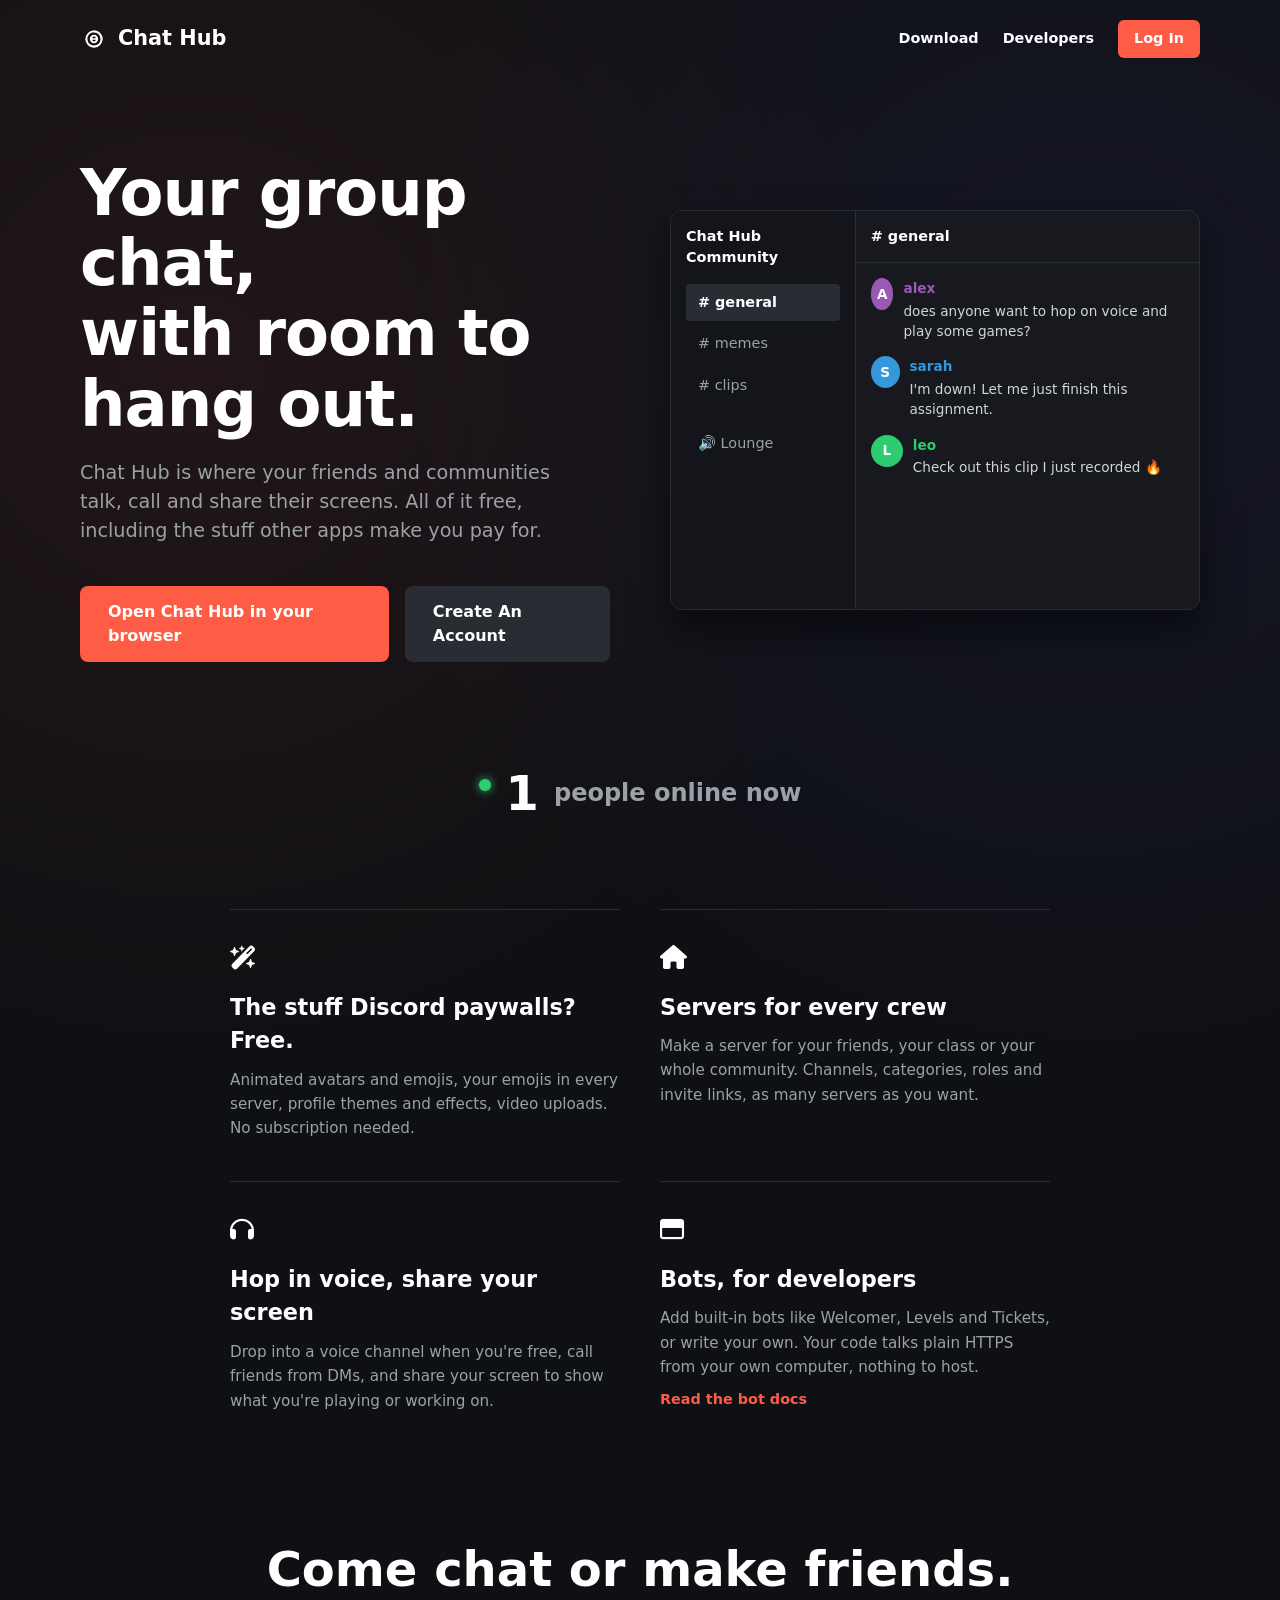
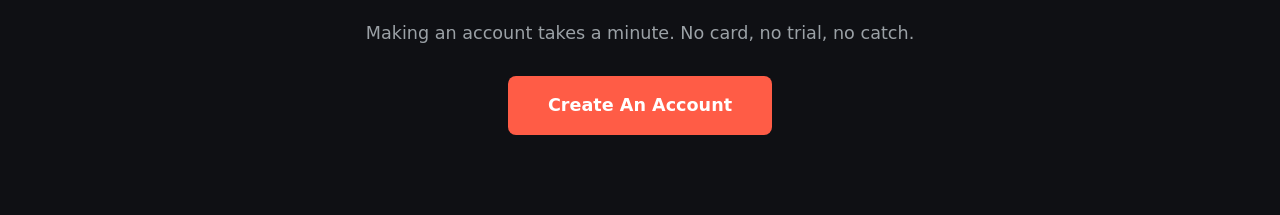
<file: index.html>
<!DOCTYPE html>
<html lang="en">
<head>
    <meta charset="UTF-8">
    <meta name="viewport" content="width=device-width, initial-scale=1.0">
    <title>Chat Hub - Your group chat, with room to hang out.</title>
    <link rel="stylesheet" href="style.css">
    <link rel="stylesheet" href="https://cdnjs.cloudflare.com/ajax/libs/font-awesome/6.4.0/css/all.min.css">
</head>
<body>

    <nav>
        <div class="logo">
            <svg viewBox="0 0 512 512" style="fill: var(--accent); width: 28px; height: 28px;">
                <circle cx="256" cy="256" r="140" fill="none" stroke="currentColor" stroke-width="32" stroke-linecap="round" />
                <path d="M 256 116 A 140 140 0 0 1 396 256 A 140 140 0 0 1 256 396 A 140 140 0 0 1 116 256" fill="none" stroke="currentColor" stroke-width="32" stroke-linecap="round" />
                <circle cx="256" cy="256" r="60" fill="none" stroke="currentColor" stroke-width="32" stroke-linecap="round" />
                <line x1="216" y1="216" x2="216" y2="296" stroke="currentColor" stroke-width="24" stroke-linecap="round" />
                <line x1="296" y1="216" x2="296" y2="296" stroke="currentColor" stroke-width="24" stroke-linecap="round" />
                <line x1="216" y1="256" x2="296" y2="256" stroke="currentColor" stroke-width="24" stroke-linecap="round" />
            </svg>
            Chat Hub
        </div>
        <div class="nav-links">
            <a href="#">Download</a>
            <a href="#">Developers</a>
            <!-- FIXED: Link to login-auth.html -->
            <a href="login-auth.html" class="btn-login">Log In</a>
        </div>
    </nav>

    <section class="hero">
        <div class="hero-text">
            <h1>Your group chat,<br>with room to<br>hang out.</h1>
            <p>Chat Hub is where your friends and communities talk, call and share their screens. All of it free, including the stuff other apps make you pay for.</p>
            <div class="hero-buttons">
                <a href="app.html" class="btn-primary" style="display: inline-block; text-decoration: none;">Open Chat Hub in your browser</a>
                <a href="login.html" class="btn-secondary" style="display: inline-block; text-decoration: none;">Create An Account</a>
            </div>
        </div>

        <div class="mockup-container">
            <div class="mockup-sidebar">
                <div class="mockup-server-name">Chat Hub Community</div>
                <div class="mockup-channel active"># general</div>
                <div class="mockup-channel"># memes</div>
                <div class="mockup-channel"># clips</div>
                <div class="mockup-channel" style="margin-top: 20px;">🔊 Lounge</div>
            </div>
            <div class="mockup-main">
                <div class="mockup-header"># general</div>
                <div class="mockup-messages">
                    <div class="mockup-msg">
                        <div class="avatar m">A</div>
                        <div class="msg-content">
                            <strong style="color: #9b59b6;">alex</strong>
                            <p>does anyone want to hop on voice and play some games?</p>
                        </div>
                    </div>
                    <div class="mockup-msg">
                        <div class="avatar j">S</div>
                        <div class="msg-content">
                            <strong style="color: #3498db;">sarah</strong>
                            <p>I'm down! Let me just finish this assignment.</p>
                        </div>
                    </div>
                    <div class="mockup-msg">
                        <div class="avatar r">L</div>
                        <div class="msg-content">
                            <strong style="color: #2ecc71;">leo</strong>
                            <p>Check out this clip I just recorded 🔥</p>
                        </div>
                    </div>
                </div>
            </div>
        </div>
    </section>

    <section class="stats">
        <div class="stats-dot"></div>
        <span id="online-count" style="font-size: 3rem; color: white;">1</span> <span>people online now</span>
    </section>

    <section class="features-grid">
        <div class="feature-item">
            <div class="feature-icon"><i class="fa-solid fa-wand-magic-sparkles"></i></div>
            <h3>The stuff Discord paywalls? Free.</h3>
            <p>Animated avatars and emojis, your emojis in every server, profile themes and effects, video uploads. No subscription needed.</p>
        </div>
        <div class="feature-item">
            <div class="feature-icon"><i class="fa-solid fa-house"></i></div>
            <h3>Servers for every crew</h3>
            <p>Make a server for your friends, your class or your whole community. Channels, categories, roles and invite links, as many servers as you want.</p>
        </div>
        <div class="feature-item">
            <div class="feature-icon"><i class="fa-solid fa-headphones"></i></div>
            <h3>Hop in voice, share your screen</h3>
            <p>Drop into a voice channel when you're free, call friends from DMs, and share your screen to show what you're playing or working on.</p>
        </div>
        <div class="feature-item">
            <div class="feature-icon"><i class="fa-regular fa-window-maximize"></i></div>
            <h3>Bots, for developers</h3>
            <p>Add built-in bots like Welcomer, Levels and Tickets, or write your own. Your code talks plain HTTPS from your own computer, nothing to host.</p>
            <a href="#" class="feature-link">Read the bot docs</a>
        </div>
    </section>

    <section class="cta-bottom">
        <h2>Come chat or make friends.</h2>
        <p>Making an account takes a minute. No card, no trial, no catch.</p>
        <a href="login.html" class="btn-primary" style="display: inline-block; padding: 16px 40px; font-size: 1.1rem; text-decoration: none;">Create An Account</a>
    </section>

    <script src="app.js"></script> 
</body>
</html>
</file>
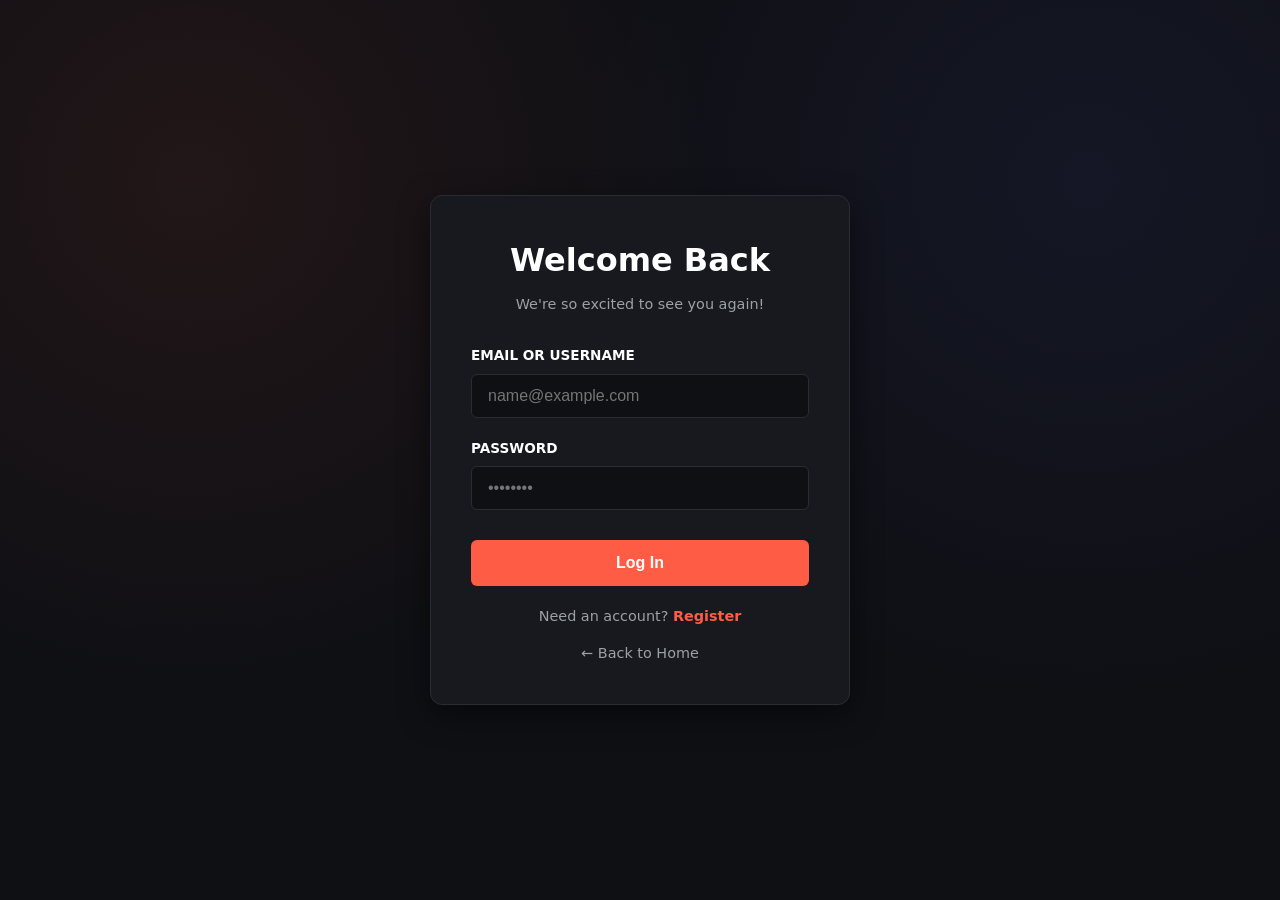
<file: invite.html>
<!DOCTYPE html>
<html lang="en">
<head>
    <meta charset="UTF-8">
    <meta name="viewport" content="width=device-width, initial-scale=1.0">
    <title>Join Server - Chat Hub</title>
    <link rel="stylesheet" href="app.css">
    <link rel="stylesheet" href="https://cdnjs.cloudflare.com/ajax/libs/font-awesome/6.4.0/css/all.min.css">
</head>
<body style="display: flex; justify-content: center; align-items: center; height: 100vh;">
    <div class="settings-modal" style="width: 450px; height: auto; flex-direction: column; padding: 40px; text-align: center;">
        <h1 style="font-size: 2rem; margin-bottom: 10px;">You've been invited!</h1>
        <p style="color: var(--text-muted); margin-bottom: 30px;">You have been invited to join a server on Chat Hub.</p>
        
        <div id="server-info" style="margin-bottom: 30px;">
            <div class="avatar" style="width: 80px; height: 80px; font-size: 2rem; margin: 0 auto 16px auto; background: var(--accent);">?</div>
            <h2 id="invite-server-name" style="color: white;">Loading...</h2>
        </div>

        <button id="join-btn" class="btn-full-profile" onclick="acceptInvite()" style="padding: 16px; font-size: 1.1rem;">Accept Invite</button>
        <p style="margin-top: 20px; font-size: 0.8rem; color: var(--text-muted);">Not logged in? <a href="login-auth.html" style="color: var(--accent);">Log in here</a></p>
    </div>

    <script>
        const urlParams = new URLSearchParams(window.location.search);
        const inviteCode = urlParams.get('code');
        const currentUser = localStorage.getItem("chathub_username");

        if (!inviteCode) {
            alert("Invalid invite link.");
            window.location.href = "index.html";
        }

        if (!currentUser) {
            // Save the code so we can redirect back after login
            localStorage.setItem("pending_invite", inviteCode);
            alert("Please log in first to join the server.");
            window.location.href = "login-auth.html";
        }

        // Validate the invite and show server name
        async function checkInvite() {
            try {
                const res = await fetch("/api/invites/join", {
                    method: "POST", 
                    headers: { "Content-Type": "application/json" }, 
                    body: JSON.stringify({ code: inviteCode, user: currentUser })
                });
                
                if (res.ok) {
                    const data = await res.json();
                    document.getElementById("invite-server-name").innerText = data.server_name;
                    document.querySelector(".avatar").innerText = data.server_name.charAt(0).toUpperCase();
                } else {
                    alert("Invite is invalid or expired.");
                    window.location.href = "index.html";
                }
            } catch (err) {
                console.error(err);
            }
        }

        checkInvite();

        async function acceptInvite() {
            // The API call already happened in checkInvite to add the user, 
            // but we can just redirect them to the app!
            window.location.href = "app.html";
        }
    </script>
</body>
</html>
</file>
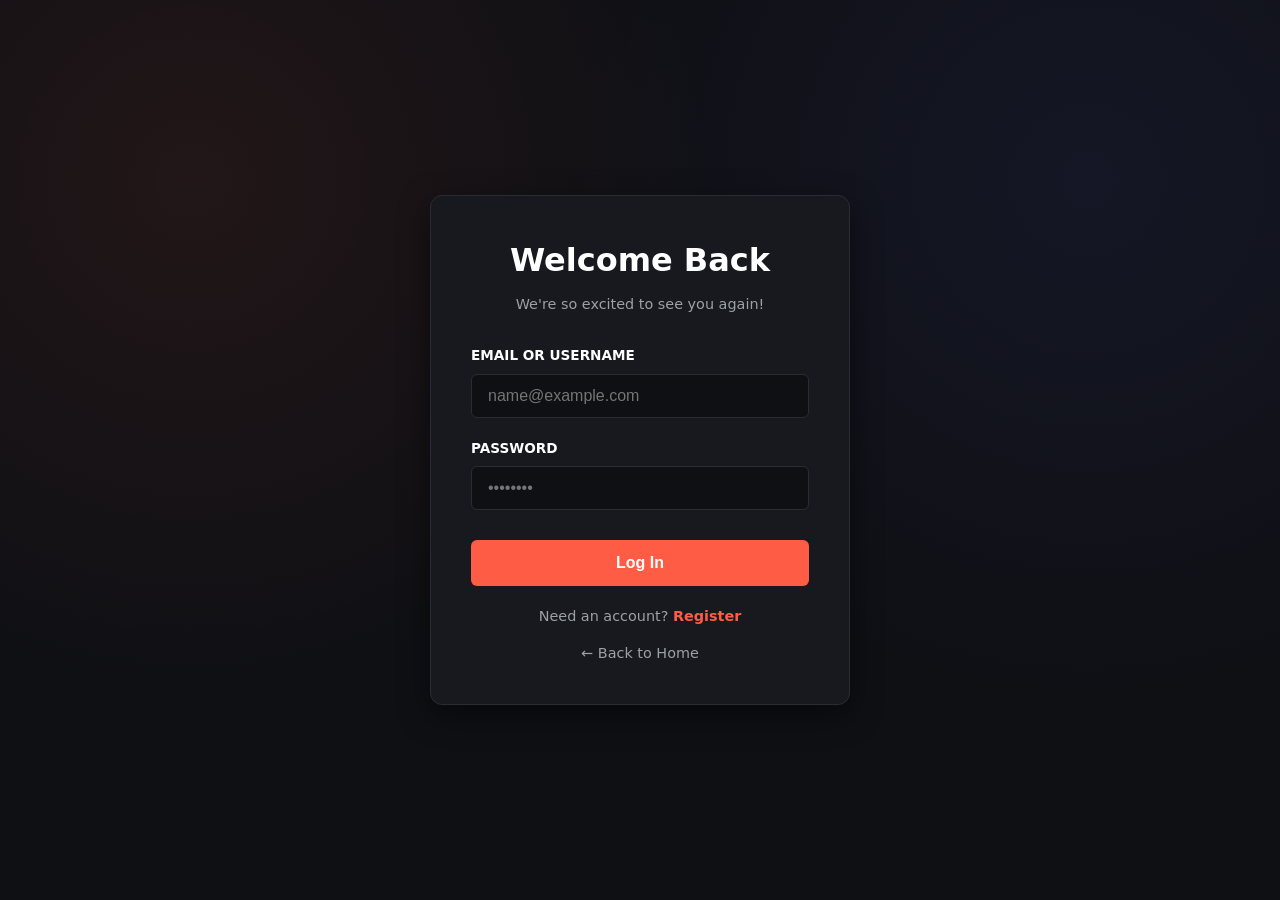
<file: login-auth.html>
<!DOCTYPE html>
<html lang="en">
<head>
    <meta charset="UTF-8">
    <meta name="viewport" content="width=device-width, initial-scale=1.0">
    <title>Chat Hub - Log In</title>
    <link rel="stylesheet" href="style.css">
    <style>
        body { display: flex; justify-content: center; align-items: center; min-height: 100vh; margin: 0; background-color: var(--bg-main); }
        .auth-box { background: var(--bg-panel); padding: 40px; border-radius: 12px; width: 100%; max-width: 420px; border: 1px solid var(--border-color); text-align: center; box-shadow: 0 10px 30px rgba(0,0,0,0.5); }
        .auth-box h2 { margin-bottom: 10px; font-size: 2rem; }
        .auth-box p { color: var(--text-muted); margin-bottom: 30px; font-size: 0.9rem; }
        .input-group { margin-bottom: 20px; text-align: left; }
        .input-group label { display: block; font-size: 0.85rem; font-weight: 600; margin-bottom: 8px; color: var(--text-main); text-transform: uppercase; }
        .input-group input { width: 100%; padding: 12px 16px; background: var(--bg-main); border: 1px solid var(--border-color); border-radius: 6px; color: white; font-size: 1rem; outline: none; transition: border 0.2s; }
        .input-group input:focus { border-color: var(--accent); }
        .auth-btn { width: 100%; background: var(--accent); color: white; padding: 14px; border: none; border-radius: 6px; font-size: 1rem; font-weight: bold; cursor: pointer; transition: background 0.2s; margin-top: 10px; }
        .auth-btn:hover { background: var(--accent-hover); }
        .switch-auth { margin-top: 20px; font-size: 0.9rem; color: var(--text-muted); }
        .switch-auth a { color: var(--accent); font-weight: bold; text-decoration: none; }
        .switch-auth a:hover { text-decoration: underline; }
        .back-link { margin-top: 15px; display: block; font-size: 0.9rem; color: var(--text-muted); text-decoration: none;}
        .back-link:hover { color: white; }
    </style>
</head>
<body>

    <div class="auth-box">
        <h2>Welcome Back</h2>
        <p>We're so excited to see you again!</p>
        
        <div class="input-group">
            <label>Email or Username</label>
            <input type="text" id="login-id" placeholder="name@example.com">
        </div>

        <div class="input-group">
            <label>Password</label>
            <input type="password" id="login-password" placeholder="••••••••">
        </div>
        
        <button class="auth-btn" onclick="loginAccount()">Log In</button>
        
        <div class="switch-auth">
            Need an account? <a href="login.html">Register</a>
        </div>
        
        <a href="index.html" class="back-link">← Back to Home</a>
    </div>

    <script>
        async function loginAccount() {
            const identifier = document.getElementById("login-id").value;
            const password = document.getElementById("login-password").value;

            if (!identifier || !password) {
                alert("Please fill in all fields.");
                return;
            }

            try {
                const res = await fetch("/api/login", {
                    method: "POST",
                    headers: { "Content-Type": "application/json" },
                    body: JSON.stringify({ identifier, password })
                });

                if (res.ok) {
                    const data = await res.json();
                    localStorage.setItem("chathub_username", data.username);
                    alert("Login successful! Redirecting...");
                    window.location.href = "app.html";
                } else {
                    alert("Invalid username or password.");
                }
            } catch (err) {
                alert("Could not connect to server.");
            }
        }
    </script>
</body>
</html>
</file>
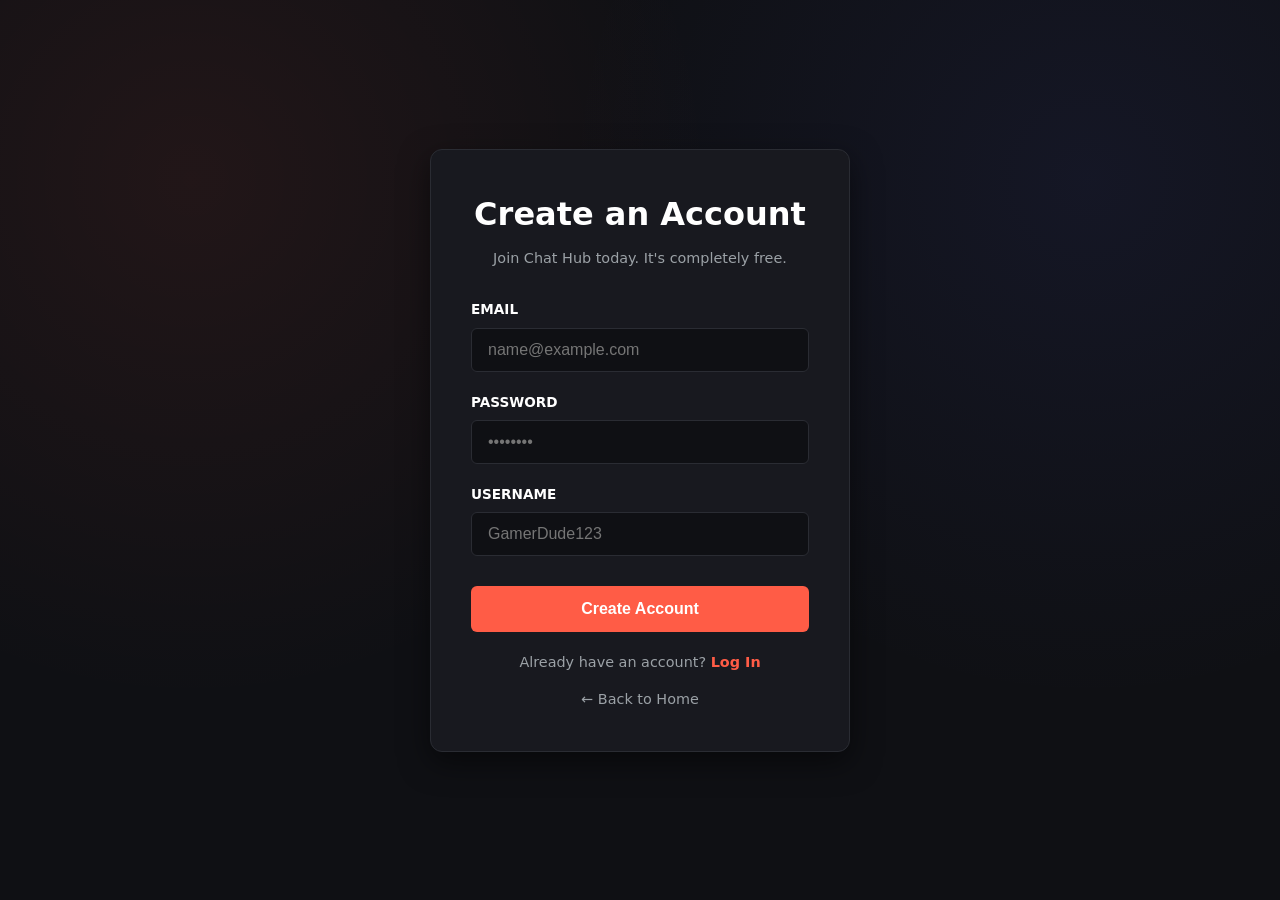
<file: login.html>
<!DOCTYPE html>
<html lang="en">
<head>
    <meta charset="UTF-8">
    <meta name="viewport" content="width=device-width, initial-scale=1.0">
    <title>Chat Hub - Create Account</title>
    <link rel="stylesheet" href="style.css">
    <style>
        body {
            display: flex;
            justify-content: center;
            align-items: center;
            min-height: 100vh;
            margin: 0;
            background-color: var(--bg-main);
        }
        .auth-box {
            background: var(--bg-panel);
            padding: 40px;
            border-radius: 12px;
            width: 100%;
            max-width: 420px;
            border: 1px solid var(--border-color);
            text-align: center;
            box-shadow: 0 10px 30px rgba(0,0,0,0.5);
        }
        .auth-box h2 { margin-bottom: 10px; font-size: 2rem; }
        .auth-box p { color: var(--text-muted); margin-bottom: 30px; font-size: 0.9rem; }
        .input-group { margin-bottom: 20px; text-align: left; }
        .input-group label { display: block; font-size: 0.85rem; font-weight: 600; margin-bottom: 8px; color: var(--text-main); text-transform: uppercase; }
        .input-group input {
            width: 100%;
            padding: 12px 16px;
            background: var(--bg-main);
            border: 1px solid var(--border-color);
            border-radius: 6px;
            color: white;
            font-size: 1rem;
            outline: none;
            transition: border 0.2s;
        }
        .input-group input:focus { border-color: var(--accent); }
        .auth-btn {
            width: 100%;
            background: var(--accent);
            color: white;
            padding: 14px;
            border: none;
            border-radius: 6px;
            font-size: 1rem;
            font-weight: bold;
            cursor: pointer;
            transition: background 0.2s;
            margin-top: 10px;
        }
        .auth-btn:hover { background: var(--accent-hover); }
        .switch-auth { margin-top: 20px; font-size: 0.9rem; color: var(--text-muted); }
        .switch-auth a { color: var(--accent); font-weight: bold; text-decoration: none; }
        .switch-auth a:hover { text-decoration: underline; }
        .back-link { margin-top: 15px; display: block; font-size: 0.9rem; color: var(--text-muted); text-decoration: none;}
        .back-link:hover { color: white; }
    </style>
</head>
<body>

    <div class="auth-box">
        <h2>Create an Account</h2>
        <p>Join Chat Hub today. It's completely free.</p>
        
        <div class="input-group">
            <label>Email</label>
            <input type="email" id="email" placeholder="name@example.com">
        </div>

        <div class="input-group">
            <label>Password</label>
            <input type="password" id="password" placeholder="••••••••">
        </div>

        <div class="input-group">
            <label>Username</label>
            <input type="text" id="username" placeholder="GamerDude123">
        </div>
        
        <button class="auth-btn" onclick="createAccount()">Create Account</button>
        
        <div class="switch-auth">
            Already have an account? <a href="login-auth.html">Log In</a>
        </div>
        
        <a href="index.html" class="back-link">← Back to Home</a>
    </div>

    <script>
        function createAccount() {
            const email = document.getElementById("email").value;
            const password = document.getElementById("password").value;
            const username = document.getElementById("username").value;

            if (!email || !password || !username) {
                alert("Please fill in all fields.");
                return;
            }

            fetch("/api/register", {
                method: "POST",
                headers: { "Content-Type": "application/json" },
                body: JSON.stringify({ email, password, username })
            })
            .then(res => {
                if(res.ok) {
                    // Save username locally so the app knows who is logged in
                    localStorage.setItem("chathub_username", username);
                    alert("Account created! Redirecting...");
                    window.location.href = "app.html";
                } else {
                    alert("Username or Email is already taken!");
                }
            })
            .catch(err => {
                alert("Could not connect to the server.");
            });
        }
    </script>
</body>
</html>
</file>
<file: style.css>
:root {
    --bg-main: #0f1014;
    --bg-panel: #18191f;
    --text-main: #ffffff;
    --text-muted: #9ba1a6;
    --accent: #ff5c46;
    --accent-hover: #e04b38;
    --border-color: #2a2c33;
    --font-family: system-ui, -apple-system, BlinkMacSystemFont, 'Segoe UI', Roboto, sans-serif;
}

* { box-sizing: border-box; margin: 0; padding: 0; }
body {
    background-color: var(--bg-main);
    color: var(--text-main);
    font-family: var(--font-family);
    line-height: 1.5;
    background-image: radial-gradient(circle at 15% 20%, rgba(255, 92, 70, 0.08) 0%, transparent 40%),
                      radial-gradient(circle at 85% 20%, rgba(88, 101, 242, 0.08) 0%, transparent 40%);
}
a { text-decoration: none; color: inherit; }

/* Nav */
nav {
    display: flex; justify-content: space-between; align-items: center;
    padding: 20px 40px; max-width: 1200px; margin: 0 auto;
}
.logo { display: flex; align-items: center; gap: 10px; font-weight: 800; font-size: 1.3rem; }
.nav-links { display: flex; align-items: center; gap: 24px; font-size: 0.9rem; font-weight: 600; }
.nav-links a:hover { color: var(--text-muted); }
.btn-login { background: var(--accent); color: white; padding: 8px 16px; border-radius: 6px; }
.btn-login:hover { background: var(--accent-hover); color: white; }

/* Hero */
.hero {
    display: grid; grid-template-columns: 1fr 1fr; gap: 60px;
    max-width: 1200px; margin: 80px auto; padding: 0 40px; align-items: center;
}
.hero-text h1 { font-size: 4rem; font-weight: 800; line-height: 1.1; margin-bottom: 20px; letter-spacing: -1px; }
.hero-text p { font-size: 1.2rem; color: var(--text-muted); margin-bottom: 40px; max-width: 500px; }
.hero-buttons { display: flex; gap: 16px; }
.btn-primary {
    background: var(--accent); color: white; padding: 14px 28px; border-radius: 8px;
    font-weight: 700; font-size: 1rem; border: none; cursor: pointer; transition: transform 0.1s, background 0.2s;
}
.btn-primary:hover { background: var(--accent-hover); transform: translateY(-2px); }
.btn-secondary {
    background: #2a2c33; color: white; padding: 14px 28px; border-radius: 8px;
    font-weight: 700; font-size: 1rem; border: none; cursor: pointer;
}

/* Mockup */
.mockup-container {
    background: var(--bg-panel); border-radius: 12px; border: 1px solid var(--border-color);
    display: flex; overflow: hidden; box-shadow: 0 20px 40px rgba(0,0,0,0.5); height: 400px;
}
.mockup-sidebar { width: 35%; background: #14151a; padding: 15px; border-right: 1px solid var(--border-color); }
.mockup-server-name { font-weight: 700; font-size: 0.9rem; margin-bottom: 15px; }
.mockup-channel { padding: 8px 12px; border-radius: 4px; color: var(--text-muted); font-size: 0.9rem; margin-bottom: 4px; }
.mockup-channel.active { background: #2a2c33; color: white; font-weight: 600; }
.mockup-main { width: 65%; display: flex; flex-direction: column; }
.mockup-header { padding: 15px; border-bottom: 1px solid var(--border-color); font-weight: 700; font-size: 0.9rem; }
.mockup-messages { padding: 15px; flex: 1; display: flex; flex-direction: column; gap: 15px; }
.mockup-msg { display: flex; gap: 10px; font-size: 0.85rem; }
.avatar { width: 32px; height: 32px; border-radius: 50%; display: flex; align-items: center; justify-content: center; font-weight: bold; color: white; }
.avatar.m { background: #9b59b6; } .avatar.j { background: #3498db; } .avatar.r { background: #2ecc71; }
.msg-content strong { display: block; margin-bottom: 2px; }
.msg-content p { color: #d1d5db; }

/* Features & Stats */
.stats { text-align: center; font-size: 3rem; font-weight: 800; margin: 60px 0; display: flex; justify-content: center; align-items: center; gap: 15px; }
.stats-dot { width: 12px; height: 12px; background: #2ecc71; border-radius: 50%; box-shadow: 0 0 10px #2ecc71; }
.stats span { font-size: 1.5rem; color: var(--text-muted); font-weight: 600; margin-top: 15px;}
.features-grid { display: grid; grid-template-columns: 1fr 1fr; gap: 40px; max-width: 900px; margin: 80px auto; padding: 0 40px; }
.feature-item { border-top: 1px solid var(--border-color); padding-top: 30px; }
.feature-icon { font-size: 1.5rem; margin-bottom: 15px; color: white; }
.feature-item h3 { font-size: 1.4rem; margin-bottom: 10px; }
.feature-item p { color: var(--text-muted); font-size: 0.95rem; line-height: 1.6; }
.feature-link { color: var(--accent); font-weight: 600; display: inline-block; margin-top: 10px; font-size: 0.9rem; }
.cta-bottom { text-align: center; margin: 120px 0 80px; }
.cta-bottom h2 { font-size: 3rem; font-weight: 800; margin-bottom: 15px; }
.cta-bottom p { color: var(--text-muted); margin-bottom: 30px; font-size: 1.1rem; }
</file>
<file: app.css>
:root {
    --bg-gradient: linear-gradient(135deg, #1e1b4b 0%, #312e81 50%, #4c1d95 100%);
    --glass-bg: rgba(255, 255, 255, 0.05);
    --glass-border: rgba(255, 255, 255, 0.1);
    --text-main: #f8fafc;
    --text-muted: #94a3b8;
    --accent: #ff5c46;
    --accent-hover: #ff7a66;
    --hover: rgba(255, 255, 255, 0.1);
    --bg-input: rgba(0, 0, 0, 0.2);
    --font-family: 'Inter', system-ui, -apple-system, sans-serif;
}

* { box-sizing: border-box; margin: 0; padding: 0; font-family: var(--font-family); }
body { 
    background: var(--bg-gradient); 
    color: var(--text-main); 
    height: 100vh; 
    overflow: hidden; 
}

.app-layout { 
    display: flex; 
    height: 100vh; 
    width: 100vw; 
    padding: 16px;
    gap: 16px;
}

/* --- 1. Server Icons Sidebar --- */
.server-sidebar {
    width: 72px; 
    background: var(--glass-bg); 
    backdrop-filter: blur(12px);
    border: 1px solid var(--glass-border);
    border-radius: 24px;
    display: flex; flex-direction: column;
    align-items: center; padding: 16px 0; gap: 12px; flex-shrink: 0;
}
.server-icon {
    width: 48px; height: 48px; background: rgba(255,255,255,0.1); border-radius: 50%;
    display: flex; justify-content: center; align-items: center; font-weight: bold;
    cursor: pointer; transition: 0.3s; color: white; font-size: 1.1rem;
}
.server-icon:hover, .server-icon.active { 
    border-radius: 16px; 
    background: var(--accent); 
    box-shadow: 0 0 15px rgba(255, 92, 70, 0.5);
}
.server-icon.action-btn { background: transparent; color: var(--text-muted); font-size: 1.2rem; }
.server-icon.action-btn:hover { background: rgba(255,255,255,0.1); color: white; border-radius: 16px; }
#create-server-btn:hover { background: #10b981; color: white; box-shadow: 0 0 15px rgba(16, 185, 129, 0.5); }
.sidebar-divider { width: 32px; height: 2px; background-color: var(--glass-border); border-radius: 1px; margin: 4px 0; }

/* --- 2. Channel / DM Sidebar --- */
.channel-sidebar { 
    width: 280px; 
    background: var(--glass-bg); 
    backdrop-filter: blur(12px);
    border: 1px solid var(--glass-border);
    border-radius: 24px;
    display: flex; flex-direction: column; flex-shrink: 0; 
    overflow: hidden;
}
.search-bar { padding: 16px; }
.search-bar input {
    width: 100%; background: var(--bg-input); border: 1px solid var(--glass-border); border-radius: 12px;
    padding: 10px 16px; color: white; font-size: 0.85rem; outline: none; transition: 0.3s;
}
.search-bar input:focus { border-color: var(--accent); box-shadow: 0 0 10px rgba(255, 92, 70, 0.2); }

.channel-list { flex: 1; padding: 0 12px 16px 12px; overflow-y: auto; }
.category { font-size: 0.75rem; font-weight: 800; color: var(--text-muted); padding: 16px 8px 8px 8px; text-transform: uppercase; letter-spacing: 1px; }
.channel {
    padding: 10px 12px; border-radius: 12px; color: var(--text-muted); cursor: pointer;
    margin-bottom: 4px; display: flex; align-items: center; gap: 10px; font-weight: 500; transition: 0.2s;
}
.channel:hover { background: var(--hover); color: var(--text-main); }
.channel.active { background: rgba(255, 92, 70, 0.15); color: var(--accent); font-weight: bold; border: 1px solid rgba(255, 92, 70, 0.3); }

/* DMs */
.dm-user { display: flex; align-items: center; gap: 12px; padding: 10px; border-radius: 12px; cursor: pointer; margin-bottom: 4px; transition: 0.2s; }
.dm-user:hover, .dm-user.active { background: var(--hover); }
.dm-info { display: flex; flex-direction: column; overflow: hidden; }
.dm-name { font-size: 0.9rem; font-weight: 600; color: var(--text-main); }
.dm-status { font-size: 0.75rem; color: var(--text-muted); white-space: nowrap; overflow: hidden; text-overflow: ellipsis; }

/* --- 3. Main Chat Area --- */
.chat-area { 
    flex: 1; 
    background: rgba(0, 0, 0, 0.2); 
    backdrop-filter: blur(12px);
    border: 1px solid var(--glass-border);
    border-radius: 24px;
    display: flex; flex-direction: column; min-width: 0; 
    position: relative;
}

.chat-header { 
    height: 72px; display: flex; align-items: center; padding: 0 24px; font-weight: bold; font-size: 1.1rem;
    justify-content: space-between; border-bottom: 1px solid var(--glass-border); flex-shrink: 0; z-index: 10; 
}
.chat-title { display: flex; align-items: center; gap: 12px; }

.user-panel-top {
    display: flex; align-items: center; gap: 12px; 
    background: rgba(255,255,255,0.05); padding: 6px 12px; border-radius: 12px; border: 1px solid var(--glass-border);
}
.user-panel-top .status { font-size: 0.75rem; color: #10b981; }
.user-controls-top { display: flex; gap: 12px; color: var(--text-muted); cursor: pointer; margin-left: 12px; padding-left: 12px; border-left: 1px solid var(--glass-border); }
.user-controls-top i:hover { color: var(--accent); transform: scale(1.1); }

.chat-messages { flex: 1; padding: 24px; overflow-y: auto; display: flex; flex-direction: column; gap: 24px; }
.message { display: flex; gap: 16px; }
.message-content { display: flex; flex-direction: column; background: rgba(255,255,255,0.03); padding: 12px 16px; border-radius: 16px; border: 1px solid rgba(255,255,255,0.05); }
.message-header { display: flex; align-items: baseline; gap: 8px; margin-bottom: 6px; }
.author { font-weight: 700; font-size: 0.95rem; }
.time { font-size: 0.75rem; color: var(--text-muted); }
.text { color: #e2e8f0; line-height: 1.5; font-size: 0.95rem; }

/* Chat Input Box */
.chat-input-wrapper { padding: 0 24px 24px 24px; flex-shrink: 0; }
.chat-input { 
    background: var(--bg-input); border-radius: 16px; display: flex; align-items: center; 
    padding: 0 16px; height: 56px; border: 1px solid var(--glass-border); transition: 0.3s;
}
.chat-input:focus-within { border-color: var(--accent); box-shadow: 0 0 15px rgba(255, 92, 70, 0.2); background: rgba(0,0,0,0.3); }
.chat-input i { color: var(--text-muted); cursor: pointer; font-size: 1.2rem; transition: 0.2s; }
.chat-input i:hover { color: var(--accent); }
.chat-input input { flex: 1; background: transparent; border: none; outline: none; color: var(--text-main); font-size: 1rem; padding: 0 16px; }
.input-icons { display: flex; gap: 16px; }

/* --- Avatars --- */
.avatar { width: 40px; height: 40px; border-radius: 50%; display: flex; justify-content: center; align-items: center; font-weight: bold; color: white; font-size: 1rem; flex-shrink: 0; box-shadow: 0 4px 10px rgba(0,0,0,0.2); }

/* --- Modals --- */
.modal-overlay {
    position: fixed; top: 0; left: 0; width: 100vw; height: 100vh;
    background: rgba(0,0,0,0.6); backdrop-filter: blur(8px); display: flex; justify-content: center; align-items: center;
    z-index: 1000; opacity: 0; pointer-events: none; transition: opacity 0.3s;
}
.modal-overlay.active { opacity: 1; pointer-events: auto; }
.settings-modal {
    background: rgba(30, 27, 75, 0.9); width: 700px; height: 550px; border-radius: 24px;
    display: flex; overflow: hidden; box-shadow: 0 20px 50px rgba(0,0,0,0.5);
    border: 1px solid var(--glass-border); position: relative;
}
.settings-sidebar { width: 220px; background: rgba(0, 0, 0, 0.2); padding: 24px 16px; display: flex; flex-direction: column; gap: 8px; border-right: 1px solid var(--glass-border); }
.settings-tab { padding: 12px 16px; border-radius: 12px; color: var(--text-muted); cursor: pointer; font-weight: 600; font-size: 0.9rem; transition: 0.2s; }
.settings-tab:hover { background: var(--hover); color: white; }
.settings-tab.active { background: var(--accent); color: white; box-shadow: 0 4px 15px rgba(255, 92, 70, 0.3); }
.settings-content { flex: 1; padding: 40px; overflow-y: auto; }
.settings-content h2 { margin-bottom: 24px; font-size: 1.8rem; font-weight: 800; }
.settings-close { position: absolute; top: 20px; right: 20px; background: rgba(255,255,255,0.1); border: none; color: white; width: 32px; height: 32px; border-radius: 50%; display: flex; justify-content: center; align-items: center; font-size: 1.2rem; cursor: pointer; transition: 0.2s; z-index: 100; }
.settings-close:hover { background: var(--accent); transform: rotate(90deg); }
.form-group { margin-bottom: 24px; }
.form-group label { display: block; font-size: 0.8rem; font-weight: 700; color: var(--text-muted); margin-bottom: 8px; text-transform: uppercase; letter-spacing: 0.5px; }
.form-group input { width: 100%; padding: 12px 16px; background: rgba(0,0,0,0.2); border: 1px solid var(--glass-border); border-radius: 12px; color: white; outline: none; font-size: 1rem; transition: 0.2s; }
.form-group input:focus { border-color: var(--accent); }
.btn-full-profile { background: var(--accent); color: white; border: none; padding: 14px 24px; border-radius: 12px; font-weight: 700; font-size: 1rem; cursor: pointer; transition: 0.2s; width: 100%; box-shadow: 0 4px 15px rgba(255, 92, 70, 0.3); }
.btn-full-profile:hover { background: var(--accent-hover); transform: translateY(-2px); }

/* Select Dropdown styling */
select {
    appearance: none;
    -webkit-appearance: none;
    background-image: url("data:image/svg+xml;charset=US-ASCII,%3Csvg%20xmlns%3D%22http%3A%2F%2Fwww.w3.org%2F2000%2Fsvg%22%20width%3D%22292.4%22%20height%3D%22292.4%22%3E%3Cpath%20fill%3D%22%23FFFFFF%22%20d%3D%22M287%2069.4a17.6%2017.6%200%200%200-13-5.4H18.4c-5%200-9.3%201.8-12.9%205.4A17.6%2017.6%200%200%200%200%2082.2c0%205%201.8%209.3%205.4%2012.9l128%20127.9c3.6%203.6%207.8%205.4%2012.8%205.4s9.2-1.8%2012.8-5.4L287%2095c3.5-3.5%205.4-7.8%205.4-12.8%200-5-1.9-9.2-5.5-12.8z%22%2F%3E%3C%2Fsvg%3E");
    background-repeat: no-repeat;
    background-position: right 1rem top 50%;
    background-size: 0.65rem auto;
}

/* Explore Cards */
.explore-card {
    background: rgba(255, 255, 255, 0.05);
    border: 1px solid var(--glass-border);
    border-radius: 16px;
    padding: 20px;
    display: flex;
    flex-direction: column;
    justify-content: space-between;
    transition: transform 0.2s, background 0.2s;
}
.explore-card:hover {
    transform: translateY(-4px);
    background: rgba(255, 255, 255, 0.08);
    box-shadow: 0 10px 20px rgba(0,0,0,0.2);
}
</file>
